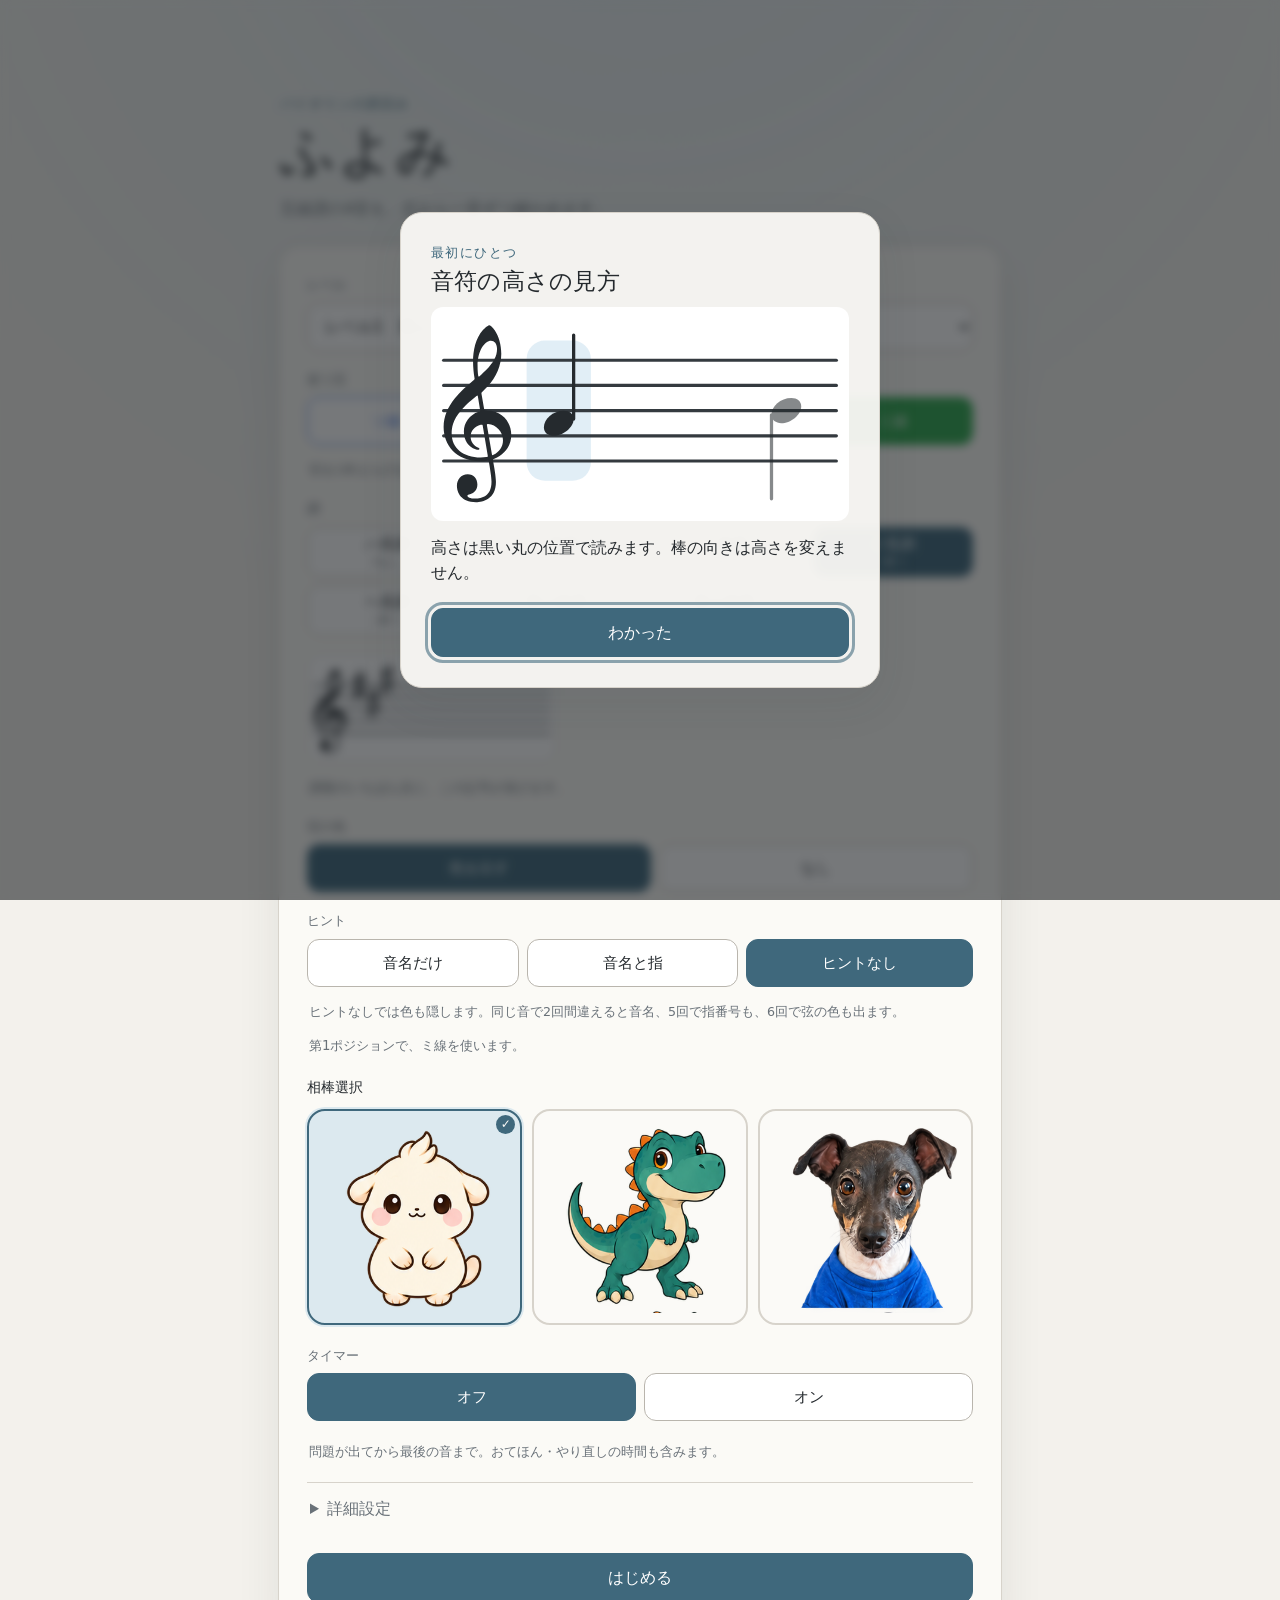
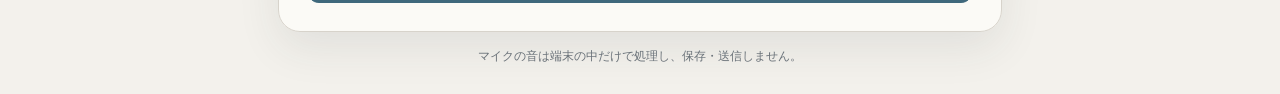
<file: index.html>
<!doctype html>
<html lang="ja">
<head>
  <meta charset="utf-8">
  <meta name="viewport" content="width=device-width, initial-scale=1, viewport-fit=cover">
  <meta name="theme-color" content="#f3f1ec" media="(prefers-color-scheme: light)">
  <meta name="theme-color" content="#171b1d" media="(prefers-color-scheme: dark)">
  <meta name="description" content="大人の初心者が、4音ずつ五線譜を読んでバイオリンで確かめる練習アプリ">
  <link rel="icon" href="data:image/svg+xml,%3Csvg xmlns='http://www.w3.org/2000/svg'/%3E">
  <title>ふよみ</title>
  <link rel="stylesheet" href="css/style.css?v=20260910-flats1">
</head>
<body>
  <main class="app-shell">
    <section id="setup-screen" class="screen" aria-labelledby="setup-title">
      <header class="brand-header">
        <p class="eyebrow">バイオリンの譜読み</p>
        <h1 id="setup-title">ふよみ</h1>
        <p class="lead">五線譜の4音を、左から一音ずつ確かめます。</p>
      </header>

      <p id="teacher-notice" class="notice" hidden>先生の指定で始めます</p>

      <form id="settings-form" class="settings-card">
        <div class="settings-stack">
          <label class="field" for="level-select">
            <span>レベル</span>
            <select id="level-select" name="level"></select>
          </label>

          <div class="field" id="strings-field" hidden>
            <span id="strings-label">使う弦</span>
            <div class="string-chips" role="group" aria-labelledby="strings-label">
              <button id="string-chip-G" class="string-chip" type="button" aria-pressed="false">ソ線</button>
              <button id="string-chip-D" class="string-chip" type="button" aria-pressed="false">レ線</button>
              <button id="string-chip-A" class="string-chip" type="button" aria-pressed="false">ラ線</button>
              <button id="string-chip-E" class="string-chip" type="button" aria-pressed="false">ミ線</button>
            </div>
            <p id="strings-note" class="chip-note"></p>
          </div>

          <div class="field">
            <span id="key-label">調</span>
            <select id="key-select" name="key" class="visually-hidden" tabindex="-1" aria-hidden="true">
              <option value="C">ハ長調（C）</option>
              <option value="G">ト長調（G）</option>
              <option value="D">ニ長調（D）</option>
              <option value="A">イ長調（A）</option>
              <option value="F">ヘ長調</option>
              <option value="Bb">変ロ長調</option>
              <option value="Eb">変ホ長調</option>
            </select>
            <div class="chip-row chip-row-4" role="group" aria-labelledby="key-label">
              <button id="key-chip-C" class="option-chip stacked-chip" type="button" aria-pressed="false">ハ長調<small>♯なし</small></button>
              <button id="key-chip-G" class="option-chip stacked-chip" type="button" aria-pressed="false">ト長調<small>♯1つ</small></button>
              <button id="key-chip-D" class="option-chip stacked-chip" type="button" aria-pressed="false">ニ長調<small>♯2つ</small></button>
              <button id="key-chip-A" class="option-chip stacked-chip" type="button" aria-pressed="false">イ長調<small>♯3つ</small></button>
              <button id="key-chip-F" class="option-chip stacked-chip" type="button" aria-pressed="false">ヘ長調<small>♭1つ</small></button>
              <button id="key-chip-Bb" class="option-chip stacked-chip" type="button" aria-pressed="false">変ロ長調<small>♭2つ</small></button>
              <button id="key-chip-Eb" class="option-chip stacked-chip" type="button" aria-pressed="false">変ホ長調<small>♭3つ</small></button>
            </div>
            <div id="key-preview" class="key-preview" aria-hidden="true"></div>
            <p class="chip-note">譜面のいちばん左に、この記号が並びます。</p>
          </div>

          <div class="field">
            <span id="marks-label">弦の色</span>
            <select id="marks-select" name="marks" class="visually-hidden" tabindex="-1" aria-hidden="true">
              <option value="color">色を出す</option>
              <option value="off">出さない</option>
            </select>
            <div class="chip-row" role="group" aria-labelledby="marks-label">
              <button id="marks-chip-color" class="option-chip" type="button" aria-pressed="false">色を出す</button>
              <button id="marks-chip-off" class="option-chip" type="button" aria-pressed="false">なし</button>
            </div>
          </div>

          <div class="field">
            <span id="hint-label">ヒント</span>
            <select id="hint-select" name="hint" class="visually-hidden" tabindex="-1" aria-hidden="true">
              <option value="name">音名だけ</option>
              <option value="finger">音名と指</option>
              <option value="off">ヒントなし</option>
            </select>
            <div class="chip-row" role="group" aria-labelledby="hint-label">
              <button id="hint-chip-name" class="option-chip" type="button" aria-pressed="false">音名だけ</button>
              <button id="hint-chip-finger" class="option-chip" type="button" aria-pressed="false">音名と指</button>
              <button id="hint-chip-off" class="option-chip" type="button" aria-pressed="false">ヒントなし</button>
            </div>
            <p class="chip-note">ヒントなしでは色も隠します。同じ音で2回間違えると音名、5回で指番号も、6回で弦の色も出ます。</p>
          </div>
        </div>

        <p id="level-description" class="field-note"></p>
        <fieldset class="companion-picker">
          <legend>相棒選択</legend>
          <div class="companion-choices">
            <button id="companion-chip-fluffy" class="companion-choice" type="button" aria-label="ふわふわ" aria-pressed="true"></button>
            <button id="companion-chip-dino" class="companion-choice" type="button" aria-label="恐竜" aria-pressed="false"></button>
            <button id="companion-chip-dog" class="companion-choice" type="button" aria-label="犬" aria-pressed="false"></button>
          </div>
        </fieldset>

        <div class="field timer-setting">
          <span id="timer-label">タイマー</span>
          <select id="timer-select" class="visually-hidden" name="timer" aria-label="タイマー" tabindex="-1"><option value="off">オフ</option><option value="on">オン</option></select>
          <div class="chip-row" role="group" aria-labelledby="timer-label">
            <button id="timer-chip-off" class="option-chip" type="button" aria-pressed="true">オフ</button>
            <button id="timer-chip-on" class="option-chip" type="button" aria-pressed="false">オン</button>
          </div>
          <p class="field-note">問題が出てから最後の音まで。おてほん・やり直しの時間も含みます。</p>
        </div>
        <details class="advanced-settings">
          <summary>詳細設定</summary>
          <div class="field-grid advanced-grid">
            <label class="field" for="count-select">
              <span>フレーズ数</span>
              <select id="count-select" name="count">
                <option value="3">3フレーズ</option>
                <option value="5">5フレーズ</option>
                <option value="10">10フレーズ</option>
              </select>
            </label>

            <label class="field" for="tolerance-select">
              <span>判定のゆるさ</span>
              <select id="tolerance-select" name="tolerance"></select>
            </label>

            <label class="field" for="a4-select">
              <span>A4の基準</span>
              <select id="a4-select" name="a4">
                <option value="440">440 Hz</option>
                <option value="442">442 Hz</option>
                <option value="443">443 Hz</option>
              </select>
            </label>
          </div>
        </details>

        <button class="primary-button full-button" type="submit">はじめる</button>
      </form>

      <p class="privacy-note">マイクの音は端末の中だけで処理し、保存・送信しません。</p>
    </section>

    <section id="check-screen" class="screen centered-screen" aria-labelledby="check-title" hidden>
      <header class="compact-header">
        <p class="step-label">練習の準備</p>
        <h1 id="check-title">マイクを準備しています</h1>
      </header>

      <div class="listening-mark" aria-hidden="true">
        <span></span><span></span><span></span><span></span><span></span>
      </div>
      <p id="check-status" class="check-status" role="status" aria-live="polite">マイクを準備しています</p>

      <ol id="check-guidance" class="guidance-list" aria-label="音が取れないときの確認">
        <li data-guide="volume" hidden>音が小さいときは、端末の近くで少し長めに鳴らします。</li>
        <li data-guide="permission" hidden>Safariの設定で、このページのマイクが許可されているか確かめます。</li>
        <li data-guide="noise" hidden>周囲の音が多いときは、少し静かな場所へ移ります。</li>
      </ol>

      <div class="check-actions">
        <button id="without-mic-button" class="secondary-button" type="button">音を聞かずに譜読みだけ練習する</button>
        <button id="check-cancel-button" class="text-button" type="button">設定へ戻る</button>
      </div>
    </section>

    <section id="practice-screen" class="screen practice-screen" aria-labelledby="practice-title" hidden>
      <div class="practice-top">
        <header class="practice-header">
          <div>
            <p id="practice-count" class="step-label"></p>
            <h1 id="practice-title">4音を左から</h1>
          </div>
          <div class="session-key" aria-label="現在の調">
            <span>調</span>
            <strong id="practice-key"></strong>
          </div>
        </header>

        <p id="manual-notice" class="notice subtle-notice" hidden>音を聞かないモードです。弾けたら自分で次へ進みます。</p>
      </div>

      <p id="practice-timer" class="practice-timer" role="timer" aria-live="off" hidden></p>
      <div class="practice-stage">
        <div id="staff-wrap" class="staff-wrap" aria-live="polite"></div>

        <p id="string-legend" class="string-legend" aria-label="弦の色" hidden></p>

        <div class="hold-area">
          <div class="hold-labels">
            <span>音を伸ばす</span>
            <span id="note-count"></span>
          </div>
          <div id="hold-track" class="hold-track" role="progressbar" aria-label="音を伸ばせている時間" aria-valuemin="0" aria-valuemax="100" aria-valuenow="0">
            <span id="hold-fill"></span>
          </div>
        </div>
      </div>

      <div class="practice-controls">
        <div id="companion" class="companion" data-reaction="idle">
          <div id="companion-art" class="companion-art" aria-hidden="true"></div>
          <p id="companion-words" class="companion-words">いっしょに、ひとつずつ。</p>
        </div>
        <p id="practice-status" class="practice-status" role="status" aria-live="polite">いま明るくなっている音を弾きます。</p>

        <div id="hint-panel" class="hint-panel" hidden>
          <p id="hint-name" class="hint-name"></p>
          <p id="hint-fingering" class="hint-fingering" hidden></p>
        </div>

        <div class="practice-actions">
          <button id="example-button" class="secondary-button" type="button">
            おてほん
            <small>長押しで4音</small>
          </button>
          <button id="manual-next-button" class="primary-button" type="button" hidden>弾けたので次へ</button>
          <button id="skip-button" class="text-button" type="button">とばす</button>
          <button id="quit-button" class="text-button danger-text" type="button">やめる</button>
        </div>
      </div>
    </section>

    <section id="result-screen" class="screen" aria-labelledby="result-title" hidden>
      <header class="result-header">
        <p class="eyebrow">今回出た音</p>
        <h1 id="result-title">練習の記録</h1>
        <p id="result-time" class="result-time" hidden></p>
        <p id="result-summary" class="result-summary"></p>
        <p id="result-mode-note" class="result-mode-note" hidden></p>
      </header>

      <section class="result-section" aria-labelledby="trouble-title">
        <h2 id="trouble-title">やり直した音</h2>
        <ol id="trouble-list" class="trouble-list"></ol>
      </section>

      <p id="next-suggestion" class="next-suggestion"></p>

      <details class="record-details">
        <summary>今回出た音の記録を見る</summary>
        <div id="record-list" class="record-list"></div>
      </details>

      <div class="result-actions">
        <button id="retry-button" class="primary-button" type="button">もう一度</button>
        <button id="back-button" class="secondary-button" type="button">設定へ</button>
      </div>
    </section>
  </main>

  <div id="intro-dialog" class="intro-dialog" role="dialog" aria-modal="true" aria-labelledby="intro-title" hidden>
    <div class="intro-card">
      <p class="eyebrow">最初にひとつ</p>
      <h2 id="intro-title">音符の高さの見方</h2>
      <div id="intro-staff" class="intro-staff" aria-hidden="true"></div>
      <p>高さは黒い丸の位置で読みます。棒の向きは高さを変えません。</p>
      <button id="intro-close-button" class="primary-button full-button" type="button">わかった</button>
    </div>
  </div>

  <noscript>このアプリを使うにはJavaScriptを有効にしてください。</noscript>
  <script type="module" src="js/app.js?v=20260912-feedback2"></script>
</body>
</html>
</file>
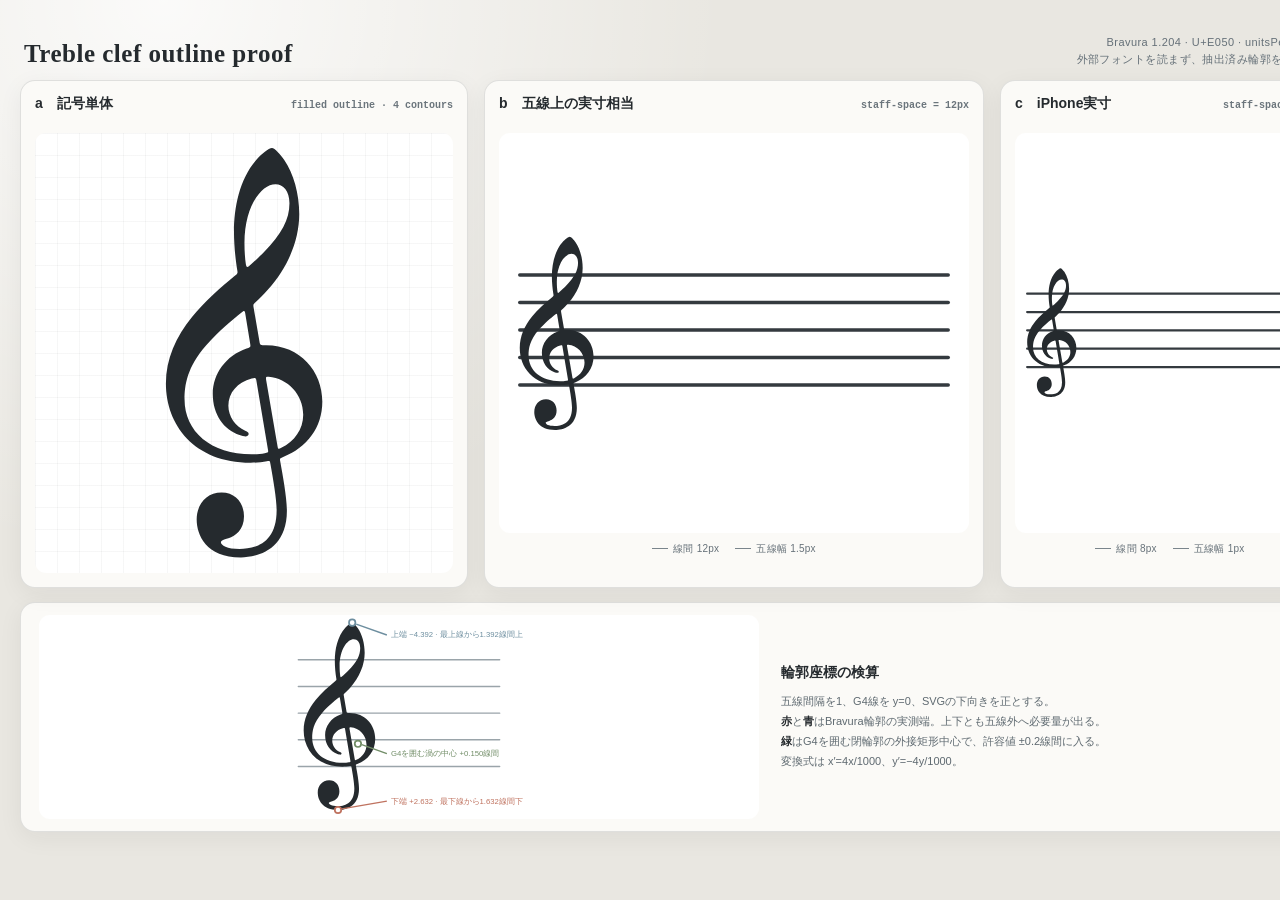
<file: docs/clef-proof.html>
<!doctype html>
<html lang="ja">
<head>
  <meta charset="utf-8">
  <meta name="viewport" content="width=device-width, initial-scale=1">
  <title>ふよみ Bravuraト音記号 輪郭検証</title>
  <style>
    :root {
      color-scheme: light;
      font-family: -apple-system, BlinkMacSystemFont, "Hiragino Sans", sans-serif;
      background: #e9e7e1;
      color: #252a2e;
    }

    * {
      box-sizing: border-box;
    }

    body {
      min-width: 1360px;
      margin: 0;
      background:
        radial-gradient(circle at 12% 0%, rgb(255 255 255 / 82%), transparent 35rem),
        #e9e7e1;
    }

    main {
      width: 1360px;
      margin: 0 auto;
      padding: 16px 20px 18px;
    }

    header {
      display: flex;
      align-items: end;
      justify-content: space-between;
      min-height: 52px;
      margin-bottom: 12px;
      padding: 0 4px;
    }

    h1,
    h2,
    p {
      margin: 0;
    }

    h1 {
      font-family: Georgia, "Times New Roman", serif;
      font-size: 25px;
      font-weight: 600;
      letter-spacing: 0.02em;
    }

    header p {
      color: #657078;
      font-size: 11px;
      line-height: 1.55;
      letter-spacing: 0.04em;
      text-align: right;
    }

    .comparison {
      display: grid;
      grid-template-columns: minmax(0, 1fr) 500px 340px;
      gap: 16px;
      align-items: stretch;
    }

    .card,
    .marker-card {
      overflow: hidden;
      border: 1px solid rgb(37 42 46 / 13%);
      border-radius: 15px;
      background: #fbfaf7;
      box-shadow: 0 6px 24px rgb(35 39 42 / 6%);
    }

    .card {
      min-height: 500px;
      padding: 13px 14px 14px;
    }

    .card-heading {
      display: flex;
      align-items: baseline;
      justify-content: space-between;
      gap: 12px;
      min-height: 39px;
    }

    h2 {
      font-size: 14px;
      line-height: 1.4;
      font-weight: 680;
    }

    .measure {
      color: #6b757c;
      font: 600 10px/1.3 ui-monospace, SFMono-Regular, Menlo, monospace;
      white-space: nowrap;
    }

    .hero-stage {
      display: grid;
      place-items: center;
      height: 440px;
      border-radius: 11px;
      background:
        linear-gradient(rgb(37 42 46 / 4%) 1px, transparent 1px),
        linear-gradient(90deg, rgb(37 42 46 / 4%) 1px, transparent 1px),
        #fff;
      background-size: 22px 22px;
    }

    .hero-stage svg {
      display: block;
      width: 100%;
      height: 440px;
    }

    .actual-stage {
      display: grid;
      place-items: center;
      min-height: 400px;
      border-radius: 11px;
      background: #fff;
    }

    .staff-12 {
      width: 456px;
    }

    .staff-8 {
      width: 304px;
    }

    .staff-12 svg,
    .staff-8 svg {
      display: block;
      width: 100%;
    }

    .ruler {
      display: flex;
      justify-content: center;
      gap: 16px;
      min-height: 26px;
      padding-top: 9px;
      color: #667179;
      font-size: 10px;
      line-height: 1.4;
      letter-spacing: 0.025em;
    }

    .ruler span::before {
      content: "";
      display: inline-block;
      width: 16px;
      margin-right: 5px;
      border-top: 1px solid #7a858c;
      vertical-align: 3px;
    }

    .marker-card {
      display: grid;
      grid-template-columns: 720px 1fr;
      gap: 22px;
      min-height: 228px;
      margin-top: 14px;
      padding: 12px 18px;
    }

    .marker-stage {
      display: grid;
      place-items: center;
      border-radius: 11px;
      background: #fff;
    }

    .marker-stage svg {
      display: block;
      width: 700px;
      height: 204px;
    }

    .marker-copy {
      align-self: center;
      padding-right: 10px;
    }

    .marker-copy h2 {
      margin-bottom: 10px;
    }

    .marker-copy p {
      color: #5f6a71;
      font-size: 11px;
      line-height: 1.8;
    }

    .marker-copy strong {
      color: #252a2e;
      font-weight: 680;
    }
  </style>
</head>
<body>
  <main>
    <header>
      <h1>Treble clef outline proof</h1>
      <p>Bravura 1.204 · U+E050 · unitsPerEm 1000<br>外部フォントを読まず、抽出済み輪郭を fill で描画</p>
    </header>

    <section class="comparison" aria-label="ト音記号の3つの表示寸法">
      <article class="card">
        <div class="card-heading">
          <h2>a　記号単体</h2>
          <span class="measure">filled outline · 4 contours</span>
        </div>
        <div class="hero-stage">
          <svg viewBox="-0.25 -4.65 3.18 7.55" role="img" aria-label="大きく表示したBravuraのト音記号">
            <path data-clef-path fill="#252a2e"/>
          </svg>
        </div>
      </article>

      <article class="card">
        <div class="card-heading">
          <h2>b　五線上の実寸相当</h2>
          <span class="measure">staff-space = 12px</span>
        </div>
        <div class="actual-stage">
          <div id="staff-12" class="staff-12"></div>
        </div>
        <div class="ruler"><span>線間 12px</span><span>五線幅 1.5px</span></div>
      </article>

      <article class="card">
        <div class="card-heading">
          <h2>c　iPhone実寸</h2>
          <span class="measure">staff-space = 8px</span>
        </div>
        <div class="actual-stage">
          <div id="staff-8" class="staff-8"></div>
        </div>
        <div class="ruler"><span>線間 8px</span><span>五線幅 1px</span></div>
      </article>
    </section>

    <section class="marker-card" aria-label="Bravura輪郭の基準値">
      <div class="marker-stage">
        <svg viewBox="-0.45 -4.68 8.05 7.65" role="img" aria-label="五線とBravura輪郭の3つの基準値">
          <g fill="none" stroke="#9aa4aa" stroke-width="0.055" stroke-linecap="round">
            <path d="M -0.2 1 H 7.35"/>
            <path d="M -0.2 0 H 7.35"/>
            <path d="M -0.2 -1 H 7.35"/>
            <path d="M -0.2 -2 H 7.35"/>
            <path d="M -0.2 -3 H 7.35"/>
          </g>
          <path data-clef-path fill="#252a2e"/>

          <g font-family="-apple-system, BlinkMacSystemFont, sans-serif" font-size="0.29">
            <g fill="#bf725f" stroke="#bf725f">
              <circle cx="1.288" cy="2.632" r="0.12" fill="#fff" stroke-width="0.065"/>
              <path d="M 1.43 2.59 L 3.12 2.30" fill="none" stroke-width="0.05"/>
              <text x="3.28" y="2.39" stroke="none">下端 +2.632 · 最下線から1.632線間下</text>
            </g>
            <g fill="#6d8e9f" stroke="#6d8e9f">
              <circle cx="1.82" cy="-4.392" r="0.12" fill="#fff" stroke-width="0.065"/>
              <path d="M 1.97 -4.34 L 3.12 -3.93" fill="none" stroke-width="0.05"/>
              <text x="3.28" y="-3.84" stroke="none">上端 −4.392 · 最上線から1.392線間上</text>
            </g>
            <g fill="#718d67" stroke="#718d67">
              <circle cx="2.036" cy="0.150" r="0.12" fill="#fff" stroke-width="0.065"/>
              <path d="M 2.18 0.18 L 3.12 0.52" fill="none" stroke-width="0.05"/>
              <text x="3.28" y="0.61" stroke="none">G4を囲む渦の中心 +0.150線間</text>
            </g>
          </g>
        </svg>
      </div>
      <div class="marker-copy">
        <h2>輪郭座標の検算</h2>
        <p>五線間隔を1、G4線を y=0、SVGの下向きを正とする。<br>
          <strong>赤</strong>と<strong>青</strong>はBravura輪郭の実測端。上下とも五線外へ必要量が出る。<br>
          <strong>緑</strong>はG4を囲む閉輪郭の外接矩形中心で、許容値 ±0.2線間に入る。<br>
          変換式は x′=4x/1000、y′=−4y/1000。</p>
      </div>
    </section>
  </main>

  <script type="module">
    import { CLEF_PATH, renderStaff } from '../js/staff.js';

    for (const path of document.querySelectorAll('[data-clef-path]')) {
      path.setAttribute('d', CLEF_PATH);
    }

    document.querySelector('#staff-12').insertAdjacentHTML('beforeend', renderStaff({
      key: 'C',
      notes: [],
      width: 456,
      theme: 'light',
    }));
    document.querySelector('#staff-8').insertAdjacentHTML('beforeend', renderStaff({
      key: 'C',
      notes: [],
      width: 304,
      theme: 'light',
    }));
    document.body.dataset.ready = 'true';
  </script>
</body>
</html>
</file>
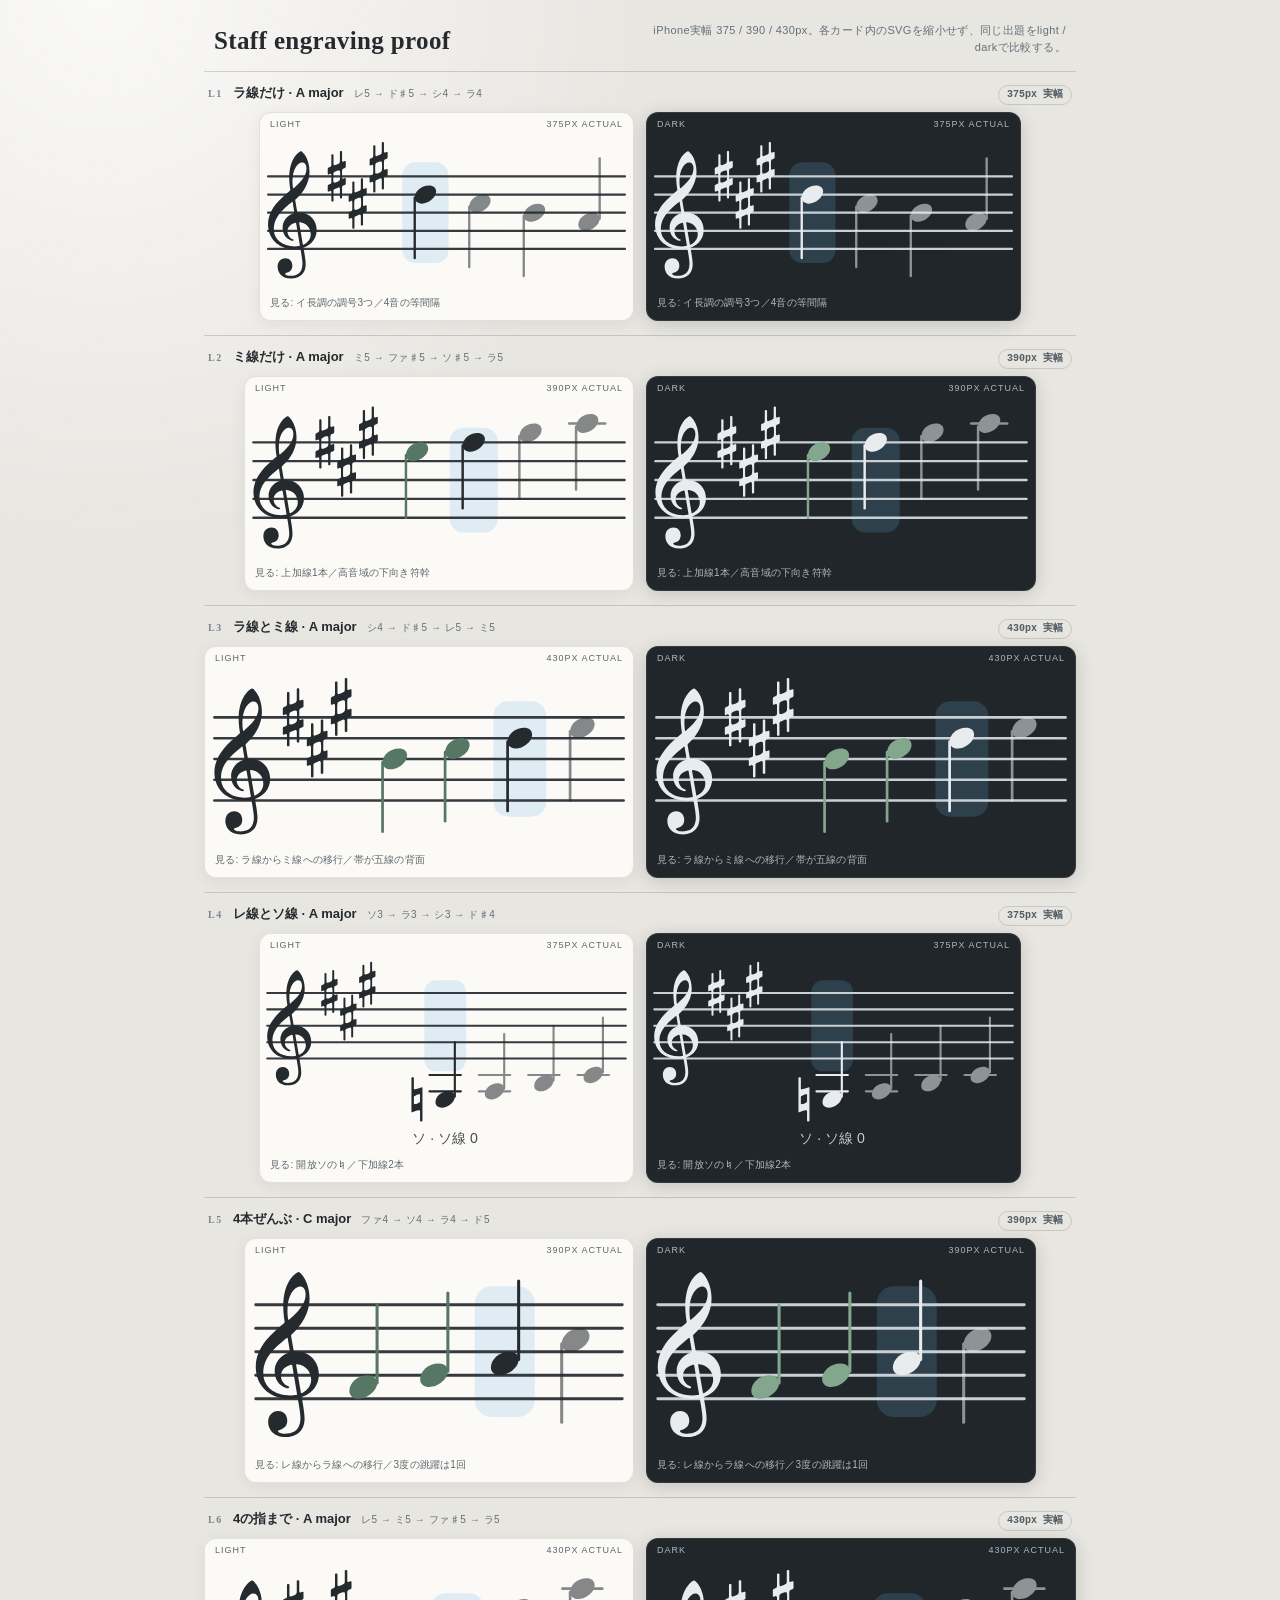
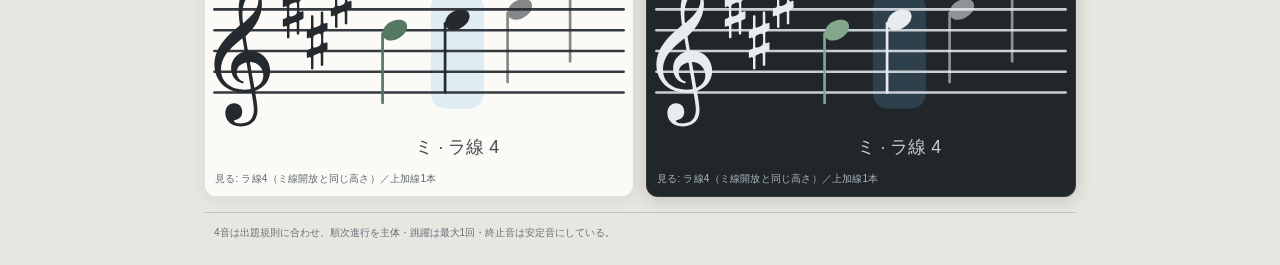
<file: docs/staff-preview.html>
<!doctype html>
<html lang="ja">
<head>
  <meta charset="utf-8">
  <meta name="viewport" content="width=device-width, initial-scale=1">
  <title>ふよみ 五線譜プレビュー</title>
  <style>
    :root {
      color-scheme: light;
      font-family: -apple-system, BlinkMacSystemFont, "Hiragino Sans", sans-serif;
      background: #e8e6e1;
      color: #252a2e;
    }

    * {
      box-sizing: border-box;
    }

    body {
      min-width: 900px;
      margin: 0;
      background:
        radial-gradient(circle at 8% 0%, rgb(255 255 255 / 76%), transparent 34rem),
        #e8e6e1;
    }

    main {
      width: 900px;
      margin: 0 auto;
      padding: 22px 14px 30px;
    }

    header {
      display: flex;
      align-items: end;
      justify-content: space-between;
      gap: 24px;
      margin-bottom: 16px;
      padding: 0 10px;
    }

    h1,
    h2,
    p {
      margin: 0;
    }

    h1 {
      font-family: Georgia, "Times New Roman", serif;
      font-size: 25px;
      font-weight: 600;
      letter-spacing: 0.015em;
    }

    header p {
      max-width: 430px;
      color: #657078;
      font-size: 11px;
      line-height: 1.5;
      letter-spacing: 0.035em;
      text-align: right;
    }

    #preview {
      display: grid;
      gap: 14px;
    }

    .case {
      display: grid;
      gap: 7px;
      padding-top: 12px;
      border-top: 1px solid rgb(37 42 46 / 18%);
    }

    .case-heading {
      display: flex;
      align-items: baseline;
      justify-content: space-between;
      padding: 0 4px;
    }

    .case-title {
      display: flex;
      align-items: baseline;
      gap: 10px;
    }

    .case-number {
      color: #7b858c;
      font: 600 10px/1 Georgia, "Times New Roman", serif;
      letter-spacing: 0.16em;
    }

    h2 {
      font-size: 13px;
      line-height: 1.4;
      font-weight: 650;
    }

    .phrase-label {
      color: #657078;
      font-size: 10px;
      letter-spacing: 0.055em;
    }

    .width-badge {
      min-width: 72px;
      padding: 4px 8px;
      border: 1px solid rgb(37 42 46 / 16%);
      border-radius: 999px;
      color: #525d64;
      font: 650 10px/1 ui-monospace, SFMono-Regular, Menlo, monospace;
      text-align: center;
    }

    .pair {
      display: grid;
      grid-template-columns: repeat(2, var(--device-width));
      justify-content: center;
      gap: 12px;
    }

    .sample {
      width: var(--device-width);
      min-width: 0;
      margin: 0;
      overflow: hidden;
      border-radius: 12px;
    }

    .sample.light {
      background: #fbfaf7;
      color: #5d666c;
      box-shadow:
        inset 0 0 0 1px rgb(37 42 46 / 12%),
        0 3px 16px rgb(34 39 42 / 6%);
    }

    .sample.dark {
      background: #20262a;
      color: #aeb8bf;
      box-shadow:
        inset 0 0 0 1px rgb(255 255 255 / 9%),
        0 3px 18px rgb(0 0 0 / 16%);
    }

    .sample-label {
      display: flex;
      justify-content: space-between;
      padding: 8px 11px 0;
      font-size: 9px;
      line-height: 1;
      letter-spacing: 0.11em;
      text-transform: uppercase;
    }

    .staff-slot,
    .staff-slot svg {
      display: block;
      width: var(--device-width);
    }

    .inspection {
      min-height: 29px;
      padding: 4px 11px 9px;
      color: currentColor;
      font-size: 10px;
      line-height: 1.45;
      letter-spacing: 0.02em;
    }

    footer {
      margin-top: 15px;
      padding: 12px 10px 0;
      border-top: 1px solid rgb(37 42 46 / 18%);
      color: #657078;
      font-size: 10px;
      line-height: 1.6;
    }
  </style>
</head>
<body>
  <main>
    <header>
      <h1>Staff engraving proof</h1>
      <p>iPhone実幅 375 / 390 / 430px。各カード内のSVGを縮小せず、同じ出題をlight / darkで比較する。</p>
    </header>
    <div id="preview"></div>
    <footer>4音は出題規則に合わせ、順次進行を主体・跳躍は最大1回・終止音は安定音にしている。</footer>
  </main>

  <script type="module">
    import { renderStaff } from '../js/staff.js';

    const note = (midi, stringId, finger, nameJa, state = 'todo', showHint = false) => ({
      midi,
      state,
      hint: showHint ? { stringId, finger, nameJa } : null,
    });

    const cases = [
      {
        level: 1,
        width: 375,
        title: 'ラ線だけ · A major',
        phrase: 'レ5 → ド♯5 → シ4 → ラ4',
        inspection: '見る: イ長調の調号3つ／4音の等間隔',
        key: 'A',
        notes: [
          note(74, 'A', 3, 'レ', 'current'),
          note(73, 'A', 2, 'ド♯'),
          note(71, 'A', 1, 'シ'),
          note(69, 'A', 0, 'ラ'),
        ],
      },
      {
        level: 2,
        width: 390,
        title: 'ミ線だけ · A major',
        phrase: 'ミ5 → ファ♯5 → ソ♯5 → ラ5',
        inspection: '見る: 上加線1本／高音域の下向き符幹',
        key: 'A',
        notes: [
          note(76, 'E', 0, 'ミ', 'done'),
          note(78, 'E', 1, 'ファ♯', 'current'),
          note(80, 'E', 2, 'ソ♯'),
          note(81, 'E', 3, 'ラ'),
        ],
      },
      {
        level: 3,
        width: 430,
        title: 'ラ線とミ線 · A major',
        phrase: 'シ4 → ド♯5 → レ5 → ミ5',
        inspection: '見る: ラ線からミ線への移行／帯が五線の背面',
        key: 'A',
        notes: [
          note(71, 'A', 1, 'シ', 'done'),
          note(73, 'A', 2, 'ド♯', 'done'),
          note(74, 'A', 3, 'レ', 'current'),
          note(76, 'E', 0, 'ミ'),
        ],
      },
      {
        level: 4,
        width: 375,
        title: 'レ線とソ線 · A major',
        phrase: 'ソ3 → ラ3 → シ3 → ド♯4',
        inspection: '見る: 開放ソの♮／下加線2本',
        key: 'A',
        notes: [
          note(55, 'G', 0, 'ソ', 'current', true),
          note(57, 'G', 1, 'ラ'),
          note(59, 'G', 2, 'シ'),
          note(61, 'G', 3, 'ド♯'),
        ],
      },
      {
        level: 5,
        width: 390,
        title: '4本ぜんぶ · C major',
        phrase: 'ファ4 → ソ4 → ラ4 → ド5',
        inspection: '見る: レ線からラ線への移行／3度の跳躍は1回',
        key: 'C',
        notes: [
          note(65, 'D', 2, 'ファ', 'done'),
          note(67, 'D', 3, 'ソ', 'done'),
          note(69, 'A', 0, 'ラ', 'current'),
          note(72, 'A', 2, 'ド'),
        ],
      },
      {
        level: 6,
        width: 430,
        title: '4の指まで · A major',
        phrase: 'レ5 → ミ5 → ファ♯5 → ラ5',
        inspection: '見る: ラ線4（ミ線開放と同じ高さ）／上加線1本',
        key: 'A',
        notes: [
          note(74, 'A', 3, 'レ', 'done'),
          note(76, 'A', 4, 'ミ', 'current', true),
          note(78, 'E', 1, 'ファ♯'),
          note(81, 'E', 3, 'ラ'),
        ],
      },
    ];

    const preview = document.querySelector('#preview');
    for (const sampleCase of cases) {
      const section = document.createElement('section');
      section.className = 'case';
      section.dataset.level = String(sampleCase.level);
      section.dataset.deviceWidth = String(sampleCase.width);

      const heading = document.createElement('div');
      heading.className = 'case-heading';

      const title = document.createElement('div');
      title.className = 'case-title';
      title.innerHTML = `<span class="case-number">L${sampleCase.level}</span><h2>${sampleCase.title}</h2><span class="phrase-label">${sampleCase.phrase}</span>`;

      const widthBadge = document.createElement('span');
      widthBadge.className = 'width-badge';
      widthBadge.textContent = `${sampleCase.width}px 実幅`;
      heading.append(title, widthBadge);

      const pair = document.createElement('div');
      pair.className = 'pair';
      pair.style.setProperty('--device-width', `${sampleCase.width}px`);

      for (const theme of ['light', 'dark']) {
        const sample = document.createElement('figure');
        sample.className = `sample ${theme}`;
        sample.setAttribute('aria-label', `レベル${sampleCase.level} ${theme} ${sampleCase.width}px`);

        const sampleLabel = document.createElement('div');
        sampleLabel.className = 'sample-label';
        sampleLabel.innerHTML = `<span>${theme}</span><span>${sampleCase.width}px actual</span>`;

        const slot = document.createElement('div');
        slot.className = 'staff-slot';
        slot.insertAdjacentHTML('beforeend', renderStaff({
          key: sampleCase.key,
          notes: sampleCase.notes,
          width: sampleCase.width,
          theme,
        }));

        const inspection = document.createElement('figcaption');
        inspection.className = 'inspection';
        inspection.textContent = sampleCase.inspection;
        sample.append(sampleLabel, slot, inspection);
        pair.append(sample);
      }

      section.append(heading, pair);
      preview.append(section);
    }
  </script>
</body>
</html>
</file>
<file: css/style.css>
:root {
  color-scheme: light dark;
  --bg: #f3f1ec;
  --surface: #fbfaf7;
  --surface-raised: #ffffff;
  --text: #252a2e;
  --muted: #697178;
  --line: #d7d3cb;
  --line-strong: #b9b5ad;
  --accent: #3f687c;
  --accent-hover: #34596b;
  --accent-soft: #dce9ef;
  --done: #557763;
  --done-soft: #dfe9e1;
  --miss: #955f3f;
  --miss-soft: #f1e2d7;
  --danger: #844e4e;
  --shadow: 0 16px 44px rgb(48 50 51 / 9%);
  --radius-large: 22px;
  --radius-medium: 14px;
  --safe-top: env(safe-area-inset-top, 0px);
  --safe-right: env(safe-area-inset-right, 0px);
  --safe-bottom: env(safe-area-inset-bottom, 0px);
  --safe-left: env(safe-area-inset-left, 0px);
  font-family: system-ui, -apple-system, BlinkMacSystemFont, "Hiragino Sans", "Yu Gothic UI", sans-serif;
  font-synthesis: none;
}

/* 譜面を覆わず、演出の前後で高さも変えない。手足だけで喜びを伝える。 */
.companion {
  display: flex;
  align-items: center;
  justify-content: center;
  gap: 12px;
  min-width: 0;
}
.companion-picker { min-width: 0; margin: 20px 0; padding: 0; border: 0; }
.companion-picker legend { padding: 0; margin-bottom: 10px; font-size: .9rem; font-weight: 650; }
.companion-choices { display: grid; grid-template-columns: repeat(3,minmax(0,1fr)); gap: 10px; }
.companion-choice { position: relative; min-width: 0; padding: 3px; border: 2px solid var(--line); border-radius: 18px; background: var(--surface); aspect-ratio: 1; cursor: pointer; }
.companion-choice[aria-pressed="true"] { border-color: var(--accent); background: var(--accent-soft); box-shadow: 0 0 0 2px var(--accent-soft); }
.companion-choice[aria-pressed="true"]::after { content: '✓'; position: absolute; right: 5px; top: 4px; width: 19px; height: 19px; border-radius: 50%; background: var(--accent); color: var(--surface); font-size: 12px; line-height: 19px; }
.companion-dog { position: relative; width: 100%; height: 100%; display: grid; place-items: center; }
.dog-portrait { width: 94%; aspect-ratio: 1; border-radius: 0; background-size: var(--sheet-width, 300%) 500%; background-position: var(--face-x, 0%) var(--stage-y, 0%); }
[data-kind="fluffy"] .dog-portrait { background-image: url('../assets/fluffy-cutout-v1.png'); }
[data-kind="dino"] .dog-portrait { background-image: url('../assets/dino-cutout-v1.png'); }
[data-kind="dog"] .dog-portrait { background-image: url('../assets/dog-cutout-v1.png'); }
.dog-portrait[data-mood="happy"] { --face-x: 50%; }
.dog-portrait[data-mood="gloomy"] { --face-x: 100%; }
.companion-dog[data-stage="2"] { --stage-y: 25%; }
.companion-dog[data-stage="3"] { --stage-y: 50%; }
.companion-dog[data-stage="4"] { --stage-y: 75%; }
.companion-dog[data-stage="5"] { --stage-y: 100%; }
/* 生成シートの行間を実画像に合わせ、隣の表情や王冠が切れて見えないようにする。 */
.companion-dog[data-kind="fluffy"][data-stage="1"] .dog-portrait { background-size: var(--sheet-width, 300%) 499.6914%; --stage-y: 0.0000%; }
.companion-dog[data-kind="fluffy"][data-stage="2"] .dog-portrait { background-size: var(--sheet-width, 300%) 515.6051%; --stage-y: 24.8276%; }
.companion-dog[data-kind="fluffy"][data-stage="3"] .dog-portrait { background-size: var(--sheet-width, 300%) 520.5788%; --stage-y: 48.7768%; }
.companion-dog[data-kind="fluffy"][data-stage="4"] .dog-portrait { background-size: var(--sheet-width, 300%) 550.6803%; --stage-y: 71.6226%; }
.companion-dog[data-kind="fluffy"][data-stage="5"] .dog-portrait { background-size: var(--sheet-width, 300%) 430.5851%; --stage-y: 100.0000%; }
.companion-dog[data-kind="dino"][data-stage="1"] .dog-portrait { background-size: var(--sheet-width, 300%) 513.9683%; --stage-y: 0.0000%; }
.companion-dog[data-kind="dino"][data-stage="2"] .dog-portrait { background-size: var(--sheet-width, 300%) 534.3234%; --stage-y: 23.9362%; }
.companion-dog[data-kind="dino"][data-stage="3"] .dog-portrait { background-size: var(--sheet-width, 300%) 523.9482%; --stage-y: 47.1756%; }
.companion-dog[data-kind="dino"][data-stage="4"] .dog-portrait { background-size: var(--sheet-width, 300%) 517.2524%; --stage-y: 70.9801%; }
.companion-dog[data-kind="dino"][data-stage="5"] .dog-portrait { background-size: var(--sheet-width, 300%) 427.1768%; --stage-y: 100.0000%; }
.companion-dog[data-kind="dog"][data-stage="1"] .dog-portrait { background-size: var(--sheet-width, 300%) 505.9375%; --stage-y: 0.0000%; }
.companion-dog[data-kind="dog"][data-stage="2"] .dog-portrait { background-size: var(--sheet-width, 300%) 505.9375%; --stage-y: 24.6343%; }
.companion-dog[data-kind="dog"][data-stage="3"] .dog-portrait { background-size: var(--sheet-width, 300%) 515.6051%; --stage-y: 49.0421%; }
.companion-dog[data-kind="dog"][data-stage="4"] .dog-portrait { background-size: var(--sheet-width, 300%) 537.8738%; --stage-y: 72.3824%; }
.companion-dog[data-kind="dog"][data-stage="5"] .dog-portrait { background-size: var(--sheet-width, 300%) 444.7802%; --stage-y: 100.0000%; }
.companion-dog.is-happy .dog-portrait { animation: companion-hop 800ms ease both; }
.companion-dog.is-happy[data-stage="2"] .dog-portrait { animation-name: companion-swing; }
.companion-dog.is-happy[data-stage="3"] .dog-portrait { animation-name: companion-double-hop; }
.companion-dog.is-happy[data-stage="4"] .dog-portrait { animation-name: companion-dance; }
.companion-dog.is-happy[data-stage="5"] .dog-portrait { animation-name: companion-victory; }
.companion-dog.is-gloomy .dog-portrait { animation: companion-sigh 500ms ease both; }
.reaction-particles { position: absolute; inset: 8%; pointer-events: none; }
.reaction-particles i { position: absolute; left: 50%; top: 50%; width: 7px; height: 7px; border-radius: 2px; background: #e6ae45; opacity: 0; --angle: calc(var(--i) * 1turn / var(--count)); animation: companion-spark 780ms ease-out both; }
.reaction-particles i:nth-child(3n) { background: #e89cba; border-radius: 50%; }
.reaction-particles i:nth-child(3n + 1) { background: #68b5ba; }
@keyframes companion-hop { 0%,100% { transform: none; } 35% { transform: translateY(-10px) rotate(-5deg); } 65% { transform: translateY(-3px) rotate(4deg); } }
@keyframes companion-swing { 0%,100% { transform: none; } 25% { transform: rotate(-12deg); } 60% { transform: translateY(-8px) rotate(10deg); } }
@keyframes companion-double-hop { 0%,50%,100% { transform: none; } 25%,75% { transform: translateY(-13px) scale(1.03); } }
@keyframes companion-dance { 0%,100% { transform: none; } 25% { transform: translate(-6px,-8px) rotate(-10deg); } 65% { transform: translate(6px,-10px) rotate(10deg); } }
@keyframes companion-victory { 0%,100% { transform: none; } 30% { transform: translateY(-16px) scale(1.08) rotate(-7deg); } 60% { transform: translateY(-8px) scale(1.04) rotate(7deg); } }
@keyframes companion-sigh { 0% { transform: translateY(-2px); } 55% { transform: translateY(4px) rotate(-3deg); } 100% { transform: translateY(2px); } }
@keyframes companion-spark { 0% { opacity: 0; transform: rotate(var(--angle)) translateX(15px); } 15% { opacity: 1; } 100% { opacity: 0; transform: rotate(var(--angle)) translateX(65px) rotate(160deg) scale(.3); } }
.companion { width: min(100%, 410px); margin: -10px auto 0; gap: 4px; }
.companion-art { flex: 0 0 130px; height: 117px; }
.companion-words {
  flex: 1;
  position: relative;
  max-width: 220px;
  margin: 0;
  padding: 12px 15px;
  border: 1px solid var(--line);
  border-radius: 18px 18px 18px 4px;
  background: var(--surface-raised);
  color: var(--text);
  font-size: .92rem;
  font-weight: 650;
  overflow-wrap: anywhere;
}
.companion[data-reaction="happy"] .companion-words { border-color: #bda3b9; background: #fbe7ef; color: #6a425a; }
.companion[data-reaction="miss"] .companion-words { border-color: #a39bac; background: #eae5f0; color: #51475f; }
@media (max-width: 359px), (max-height: 700px) {
  .companion-art { flex-basis: 100px; height: 90px; }
  .companion-words { font-size: .84rem; padding: 10px 12px; }
}
@media (prefers-reduced-motion: reduce) {
  .companion-dog .dog-portrait, .companion-dog .reaction-particles i { animation: none !important; }
  .reaction-particles { display: none; }
}

@media (prefers-color-scheme: dark) {
  :root {
    --bg: #171b1d;
    --surface: #202629;
    --surface-raised: #252c2f;
    --text: #e8ecef;
    --muted: #aeb8bf;
    --line: #3a4347;
    --line-strong: #566166;
    --accent: #88adbf;
    --accent-hover: #9ebfd0;
    --accent-soft: #29424e;
    --done: #82a78d;
    --done-soft: #2c4333;
    --miss: #c09269;
    --miss-soft: #49372d;
    --danger: #d09a9a;
    --shadow: 0 18px 52px rgb(0 0 0 / 24%);
  }
}

* {
  box-sizing: border-box;
}

html {
  min-height: 100%;
  background: var(--bg);
  -webkit-text-size-adjust: 100%;
}

body {
  min-width: 320px;
  min-height: 100vh;
  min-height: 100dvh;
  margin: 0;
  color: var(--text);
  background:
    radial-gradient(circle at 50% -12%, color-mix(in srgb, var(--accent-soft) 78%, transparent), transparent 44%),
    var(--bg);
  font-size: 16px;
  line-height: 1.6;
  -webkit-font-smoothing: antialiased;
}

body.modal-open {
  overflow: hidden;
}

button,
select {
  min-height: 48px;
  border-radius: 12px;
  font: inherit;
  touch-action: manipulation;
}

button {
  cursor: pointer;
  -webkit-tap-highlight-color: transparent;
}

button:focus-visible,
select:focus-visible,
summary:focus-visible {
  outline: 3px solid color-mix(in srgb, var(--accent) 58%, transparent);
  outline-offset: 3px;
}

button:disabled,
select:disabled {
  cursor: not-allowed;
  opacity: 0.66;
}

[hidden] {
  display: none !important;
}

.app-shell {
  width: min(100%, 760px);
  min-height: 100vh;
  min-height: 100dvh;
  margin: 0 auto;
  padding:
    calc(22px + var(--safe-top))
    max(18px, var(--safe-right))
    calc(28px + var(--safe-bottom))
    max(18px, var(--safe-left));
}

.screen {
  animation: screen-in 180ms ease-out both;
}

@keyframes screen-in {
  from { opacity: 0; transform: translateY(5px); }
  to { opacity: 1; transform: translateY(0); }
}

h1,
h2,
p {
  margin-top: 0;
}

h1,
h2 {
  line-height: 1.22;
  letter-spacing: 0.01em;
}

.brand-header {
  padding: 6vh 2px 24px;
  padding-top: clamp(28px, 8dvh, 76px);
}

.eyebrow,
.step-label {
  margin-bottom: 4px;
  color: var(--accent);
  font-size: 0.79rem;
  font-weight: 700;
  letter-spacing: 0.11em;
  text-transform: uppercase;
}

.brand-header h1,
.result-header h1 {
  margin-bottom: 10px;
  font-size: clamp(2.1rem, 9vw, 3.45rem);
  font-weight: 720;
  letter-spacing: 0.04em;
}

.lead {
  margin-bottom: 0;
  color: var(--muted);
}

.settings-card,
.intro-card {
  border: 1px solid var(--line);
  border-radius: var(--radius-large);
  background: color-mix(in srgb, var(--surface) 94%, transparent);
  box-shadow: var(--shadow);
}

.settings-card {
  padding: clamp(18px, 5vw, 28px);
}

.field-grid {
  display: grid;
  grid-template-columns: repeat(2, minmax(0, 1fr));
  gap: 16px;
}

.field {
  display: grid;
  gap: 7px;
  min-width: 0;
  color: var(--muted);
  font-size: 0.84rem;
  font-weight: 650;
}

.field-wide {
  grid-column: 1 / -1;
}

.field select {
  width: 100%;
  padding: 0 38px 0 13px;
  border: 1px solid var(--line-strong);
  color: var(--text);
  background-color: var(--surface-raised);
  font-size: 1rem;
  font-weight: 540;
}

.field select:disabled {
  border-style: dashed;
}

.field-note {
  min-height: 1.6em;
  margin: 13px 2px 0;
  color: var(--muted);
  font-size: 0.83rem;
}

.settings-stack {
  display: grid;
  gap: 18px;
}

/* selectは値の置き場として残し、見た目と操作はチップが持つ。 */
.visually-hidden,
.field .visually-hidden {
  position: absolute;
  width: 1px;
  height: 1px;
  min-height: 0;
  margin: -1px;
  padding: 0;
  overflow: hidden;
  border: 0;
  clip-path: inset(50%);
  white-space: nowrap;
}

.chip-row {
  display: flex;
  flex-wrap: wrap;
  gap: 8px;
}

/* 4つそろう行は必ず1行に並べる。折り返すと最後の1つだけ幅が違って別物に見える。 */
.chip-row-4,
.string-chips {
  display: grid;
  grid-template-columns: repeat(4, minmax(0, 1fr));
  gap: 8px;
}

.option-chip {
  flex: 1 1 auto;
  min-width: 0;
  padding: 0 10px;
  border: 1.5px solid var(--line-strong);
  background: var(--surface-raised);
  color: var(--text);
  font-size: 0.94rem;
  font-weight: 650;
}

/* 調は名前だけでは選べない。譜面に並ぶ♯の数を、選ぶ手がかりとして添える。 */
.stacked-chip {
  display: flex;
  flex-direction: column;
  align-items: center;
  justify-content: center;
  gap: 1px;
  padding: 7px 4px;
  line-height: 1.25;
}

.stacked-chip small {
  font-size: 0.74rem;
  font-weight: 600;
  opacity: 0.72;
}

.option-chip[aria-pressed="true"] {
  border-color: var(--accent);
  background: var(--accent);
  color: #fff;
}

.key-preview {
  width: min(100%, 250px);
  margin: 10px 0 0;
  border: 1px solid var(--line);
  border-radius: var(--radius-medium);
  background: var(--surface-raised);
  overflow: hidden;
}

.key-preview svg {
  display: block;
  width: 100%;
  height: auto;
}

.chip-note {
  min-height: 1.5em;
  margin: 8px 2px 0;
  color: var(--muted);
  font-size: 0.79rem;
  font-weight: 500;
}

.string-chip {
  min-width: 0;
  padding: 0 4px;
  border: 1.5px solid var(--line-strong);
  background: var(--surface-raised);
  color: var(--text);
  font-size: 0.94rem;
  font-weight: 700;
}

.string-legend {
  display: flex;
  flex-wrap: wrap;
  gap: 4px 14px;
  margin: 2px 4px 8px;
  font-size: 0.8rem;
  font-weight: 650;
}

.string-legend span {
  white-space: nowrap;
}

.advanced-settings,
.record-details {
  margin-top: 18px;
  border-top: 1px solid var(--line);
}

.advanced-settings summary,
.record-details summary {
  min-height: 48px;
  padding: 13px 3px 9px;
  color: var(--muted);
  font-weight: 650;
  cursor: pointer;
}

.advanced-grid {
  padding: 10px 0 5px;
}

.notice {
  margin: 0 0 14px;
  padding: 11px 14px;
  border: 1px solid color-mix(in srgb, var(--accent) 34%, var(--line));
  border-radius: 12px;
  color: var(--text);
  background: var(--accent-soft);
  font-size: 0.9rem;
}

.subtle-notice {
  margin-top: clamp(8px, 1.4dvh, 12px);
  margin-bottom: 0;
  padding: 8px 10px;
  font-size: 0.82rem;
  line-height: 1.45;
}

.privacy-note {
  margin: 15px 4px 0;
  color: var(--muted);
  font-size: 0.76rem;
  text-align: center;
}

.primary-button,
.secondary-button,
.text-button {
  display: inline-flex;
  align-items: center;
  justify-content: center;
  border: 1px solid transparent;
  padding: 11px 17px;
  font-weight: 680;
  text-decoration: none;
}

.primary-button {
  color: #fff;
  border-color: var(--accent);
  background: var(--accent);
}

.primary-button:hover {
  border-color: var(--accent-hover);
  background: var(--accent-hover);
}

.secondary-button {
  color: var(--text);
  border-color: var(--line-strong);
  background: var(--surface-raised);
}

.text-button {
  min-height: 44px;
  color: var(--muted);
  background: transparent;
}

.danger-text {
  color: var(--danger);
}

.full-button {
  width: 100%;
  margin-top: 22px;
}

.centered-screen {
  display: flex;
  min-height: calc(100dvh - 50px - var(--safe-top) - var(--safe-bottom));
  flex-direction: column;
  align-items: center;
  justify-content: center;
  text-align: center;
}

.compact-header h1 {
  margin-bottom: 22px;
  font-size: clamp(1.65rem, 7vw, 2.45rem);
}

.listening-mark {
  display: flex;
  height: 54px;
  align-items: center;
  justify-content: center;
  gap: 6px;
  color: var(--accent);
}

.listening-mark span {
  width: 5px;
  height: 16px;
  border-radius: 999px;
  background: currentColor;
  animation: listen 1.05s ease-in-out infinite alternate;
}

.listening-mark span:nth-child(2),
.listening-mark span:nth-child(4) {
  height: 30px;
  animation-delay: -0.55s;
}

.listening-mark span:nth-child(3) {
  height: 44px;
  animation-delay: -0.25s;
}

.listening-mark.is-heard {
  color: var(--done);
}

.listening-mark.is-heard span {
  animation: none;
}

@keyframes listen {
  from { transform: scaleY(0.48); opacity: 0.5; }
  to { transform: scaleY(1); opacity: 1; }
}

.check-status {
  min-height: 2em;
  margin: 12px 0 10px;
  font-weight: 700;
}

.guidance-list {
  width: min(100%, 520px);
  min-height: 94px;
  margin: 4px 0 22px;
  padding-left: 1.5em;
  color: var(--muted);
  font-size: 0.88rem;
  text-align: left;
}

.guidance-list li + li {
  margin-top: 6px;
}

.check-actions {
  display: grid;
  width: min(100%, 520px);
  gap: 8px;
}

.practice-screen {
  position: relative;
  display: grid;
  min-height: calc(100dvh - 50px - var(--safe-top) - var(--safe-bottom));
  grid-template-rows: auto minmax(0, 1fr) auto;
}

.practice-top,
.practice-controls {
  position: relative;
  z-index: 1;
}

.practice-header {
  display: flex;
  align-items: flex-start;
  justify-content: space-between;
  gap: 18px;
}

.practice-header .step-label {
  margin-bottom: 1px;
  font-size: 0.74rem;
}

.practice-header h1 {
  margin-bottom: 0;
  font-size: clamp(1.35rem, 5.7vw, 1.95rem);
}

.session-key {
  display: grid;
  min-width: 102px;
  justify-items: end;
  color: var(--muted);
  font-size: 0.72rem;
}

.session-key strong {
  color: var(--text);
  font-size: 1rem;
}

.practice-stage {
  /* ヘッダーと操作群を除いた残り領域の中央へ置き、帯の有無でも上下の余白を揃える。 */
  position: static;
  align-self: center;
  width: 100%;
}

.staff-wrap {
  display: block;
  width: 100%;
  min-height: 0;
  margin: 0 0 6px;
  overflow: hidden;
  border: 1px solid var(--line);
  border-radius: var(--radius-large);
  background: var(--surface-raised);
  box-shadow: var(--shadow);
}

.staff-wrap svg {
  display: block;
  width: 100%;
  height: auto;
  max-width: none;
}

.hold-area {
  margin-top: 0;
}

.hold-labels {
  display: flex;
  justify-content: space-between;
  margin-bottom: 7px;
  color: var(--muted);
  font-size: 0.76rem;
  font-weight: 650;
}

.hold-track {
  height: 9px;
  overflow: hidden;
  border-radius: 999px;
  background: color-mix(in srgb, var(--line) 78%, transparent);
}

.hold-track span {
  display: block;
  width: 0;
  height: 100%;
  border-radius: inherit;
  background: var(--done);
  transition: width 70ms linear;
}

.practice-status {
  min-height: 2.9em;
  margin: 0;
  font-weight: 620;
  line-height: 1.45;
  text-align: center;
}

.hint-panel {
  margin: 2px auto 0;
  padding: 12px 15px;
  width: min(100%, 520px);
  border-radius: var(--radius-medium);
  background: var(--accent-soft);
  text-align: center;
}

.hint-panel p {
  margin-bottom: 0;
}

.hint-name {
  font-size: 1.15rem;
  font-weight: 750;
}

.hint-fingering {
  margin-top: 2px;
  color: var(--text);
  font-size: 0.9rem;
}

.same-pitch-note {
  margin-top: 8px !important;
  color: var(--muted);
  font-size: 0.78rem;
  line-height: 1.45;
}

.practice-actions {
  display: grid;
  grid-template-columns: repeat(2, minmax(0, 1fr));
  gap: 9px;
  margin-top: clamp(7px, 1.2dvh, 11px);
  padding-top: 0;
}

.practice-controls {
  margin-top: 0;
}

.practice-actions button {
  min-width: 0;
}

.practice-actions small {
  display: block;
  margin-left: 5px;
  color: var(--muted);
  font-size: 0.67rem;
  font-weight: 520;
}

.practice-actions .text-button {
  min-height: 46px;
}

.result-header {
  padding: 4vh 2px 22px;
  padding-top: clamp(18px, 6dvh, 56px);
}

.result-summary {
  max-width: 620px;
  margin-bottom: 5px;
  font-size: clamp(1.08rem, 4.4vw, 1.3rem);
  font-weight: 650;
}

.result-mode-note {
  margin-bottom: 0;
  color: var(--muted);
  font-size: 0.86rem;
}

.result-section {
  padding: 18px;
  border: 1px solid var(--line);
  border-radius: var(--radius-large);
  background: var(--surface);
}

.result-section h2 {
  margin-bottom: 10px;
  font-size: 1rem;
}

.trouble-list {
  margin: 0;
  padding-left: 1.45em;
}

.trouble-list li + li {
  margin-top: 6px;
}

.trouble-list .empty-item {
  color: var(--muted);
  list-style: none;
  margin-left: -1.45em;
}

.next-suggestion {
  margin: 16px 0 0;
  padding: 13px 15px;
  border-left: 3px solid var(--done);
  border-radius: 0 10px 10px 0;
  background: var(--done-soft);
}

.record-details {
  margin-top: 18px;
}

.record-list {
  display: grid;
  gap: 10px;
  padding-top: 8px;
}

.record-card {
  padding: 14px;
  border: 1px solid var(--line);
  border-radius: var(--radius-medium);
  background: var(--surface);
}

.record-card h3 {
  margin: 0 0 8px;
  font-size: 0.95rem;
}

.record-facts {
  display: grid;
  grid-template-columns: minmax(7.5em, auto) 1fr;
  gap: 4px 10px;
  margin: 0;
  font-size: 0.82rem;
}

.record-facts dt {
  color: var(--muted);
}

.record-facts dd {
  min-width: 0;
  margin: 0;
  overflow-wrap: anywhere;
}

.result-actions {
  display: grid;
  grid-template-columns: repeat(2, minmax(0, 1fr));
  gap: 10px;
  margin-top: 24px;
}

.intro-dialog {
  position: fixed;
  z-index: 20;
  inset: 0;
  display: grid;
  place-items: center;
  padding:
    calc(20px + var(--safe-top))
    max(18px, var(--safe-right))
    calc(20px + var(--safe-bottom))
    max(18px, var(--safe-left));
  background: rgb(19 24 27 / 58%);
  backdrop-filter: blur(5px);
  overflow: auto;
}

.intro-card {
  width: min(100%, 480px);
  min-width: 0;
  max-width: 100%;
  padding: clamp(20px, 6vw, 30px);
}

.intro-card h2 {
  margin-bottom: 5px;
  font-size: 1.45rem;
}

.intro-card > p:last-of-type {
  margin-bottom: 0;
}

.intro-staff {
  min-width: 0;
  margin: 12px 0 14px;
  overflow: hidden;
  border-radius: 12px;
  background: var(--surface-raised);
}

.intro-staff svg {
  display: block;
  width: 100%;
  max-width: 100%;
}

noscript {
  display: block;
  padding: 20px;
  color: var(--danger);
  text-align: center;
}

@media (max-width: 470px) {
  .app-shell {
    padding-left: max(14px, var(--safe-left));
    padding-right: max(14px, var(--safe-right));
  }

  .field-grid {
    grid-template-columns: 1fr;
    gap: 13px;
  }

  .field-wide {
    grid-column: auto;
  }

  .staff-wrap {
    width: calc(100% + 28px);
    margin-inline: -14px;
    border-radius: 16px;
  }

  .practice-status {
    margin-top: 0;
  }

  .record-facts {
    grid-template-columns: 1fr;
    gap: 0;
  }

  .record-facts dd + dt {
    margin-top: 7px;
  }
}

@media (max-height: 700px) {
  .brand-header {
    padding-top: 18px;
  }
}

@media (prefers-reduced-motion: reduce) {
  *,
  *::before,
  *::after {
    scroll-behavior: auto !important;
    animation-duration: 0.01ms !important;
    animation-iteration-count: 1 !important;
    transition-duration: 0.01ms !important;
  }
}

.timer-setting { margin: 16px 0 20px; }
.practice-timer { margin: 0 0 10px; text-align: right; font-variant-numeric: tabular-nums; font-size: .95rem; }
.result-time { font-size: 1.45rem; font-weight: 650; font-variant-numeric: tabular-nums; }

[data-kind="dog"] .dog-portrait[data-mood="idle"] { --sheet-width: 277.4286%; --face-x: 0.0000%; }
[data-kind="dog"] .dog-portrait[data-mood="happy"] { --sheet-width: 323.6667%; --face-x: 52.1610%; }
[data-kind="dog"] .dog-portrait[data-mood="gloomy"] { --sheet-width: 302.4922%; --face-x: 100.0000%; }
</file>
